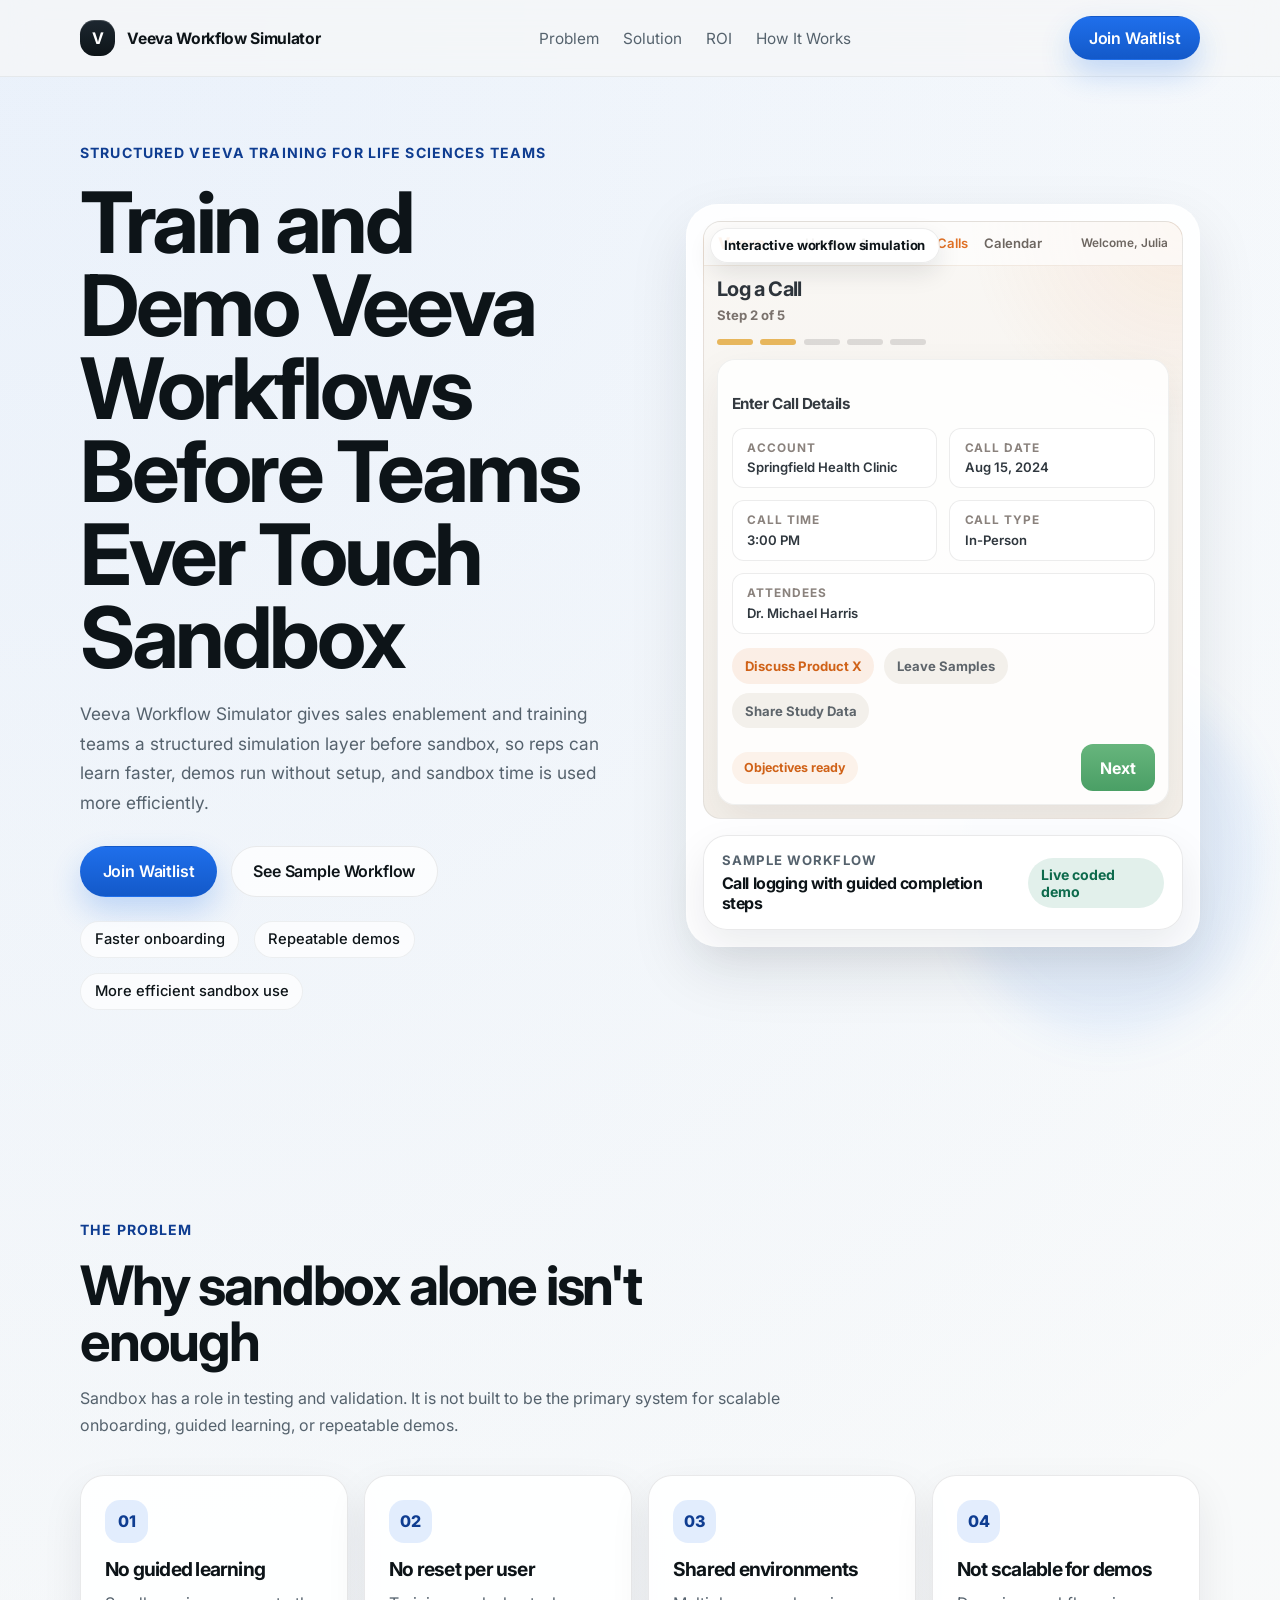
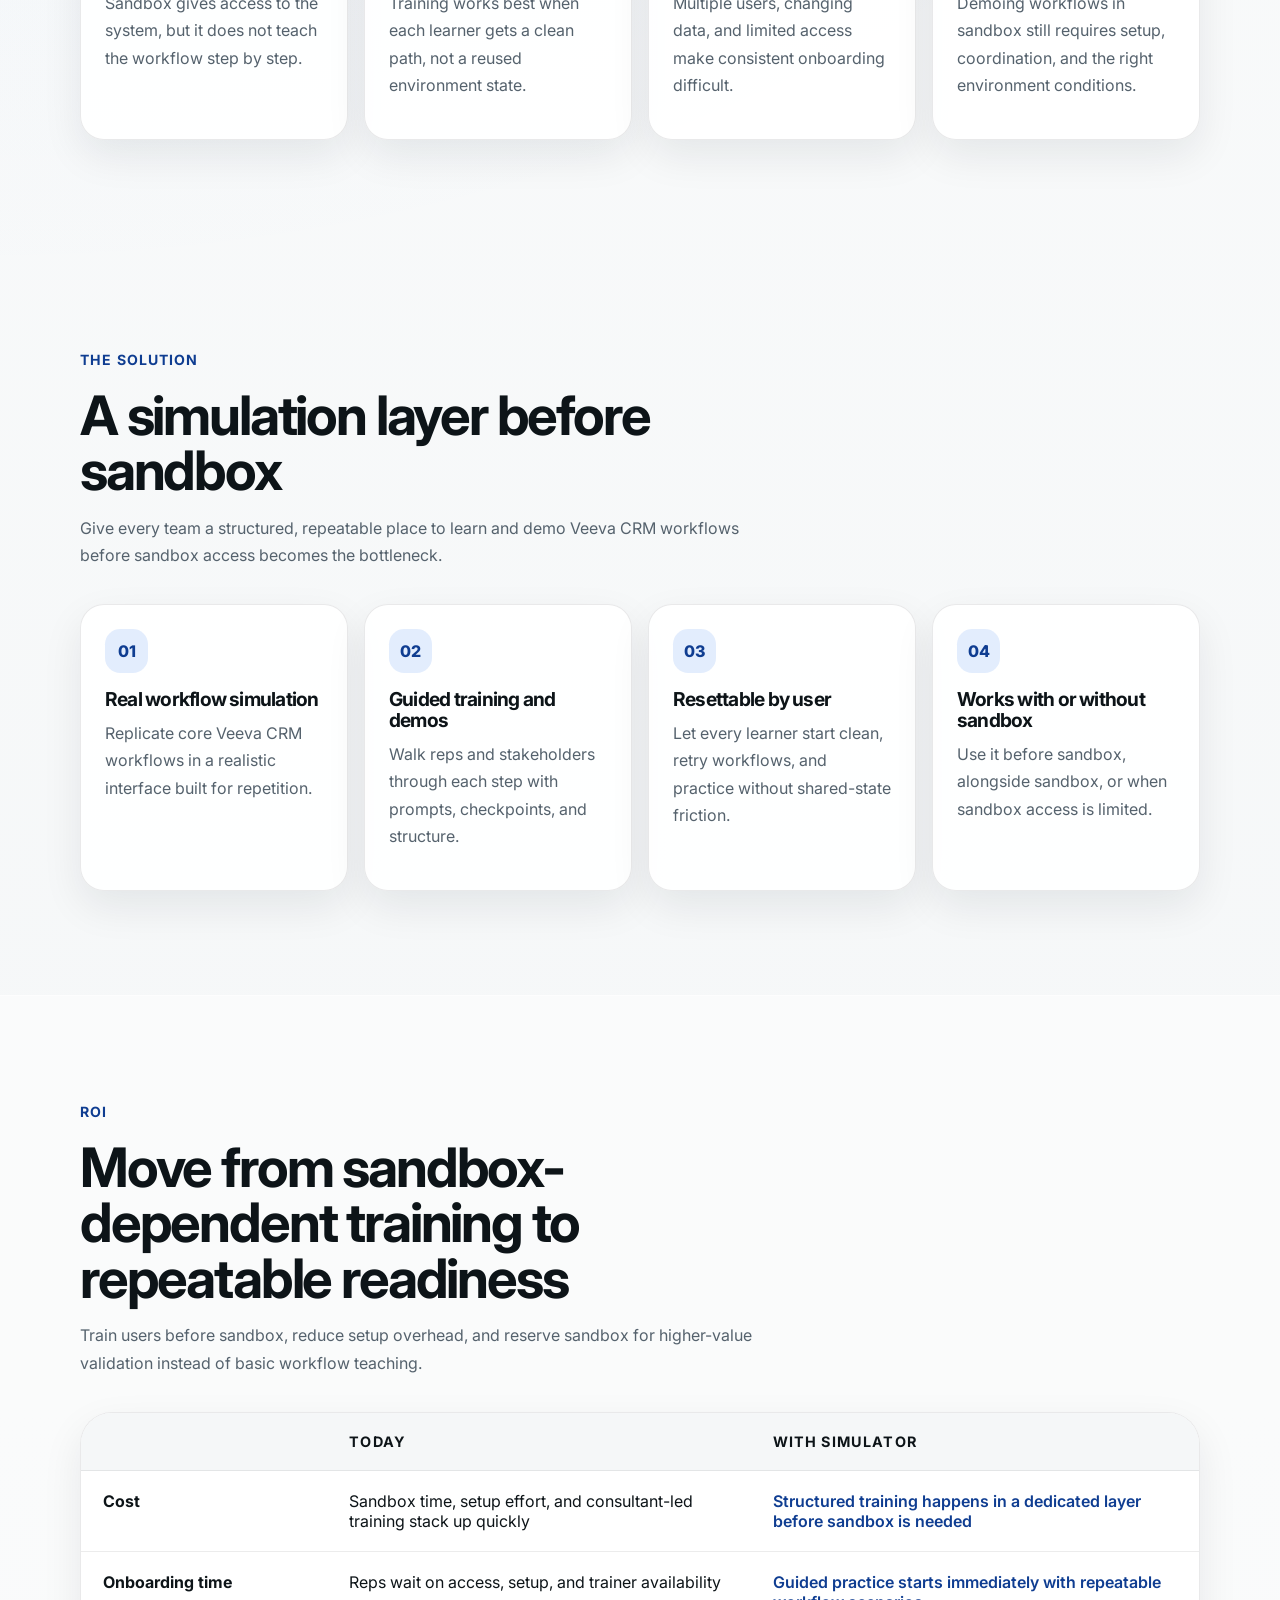
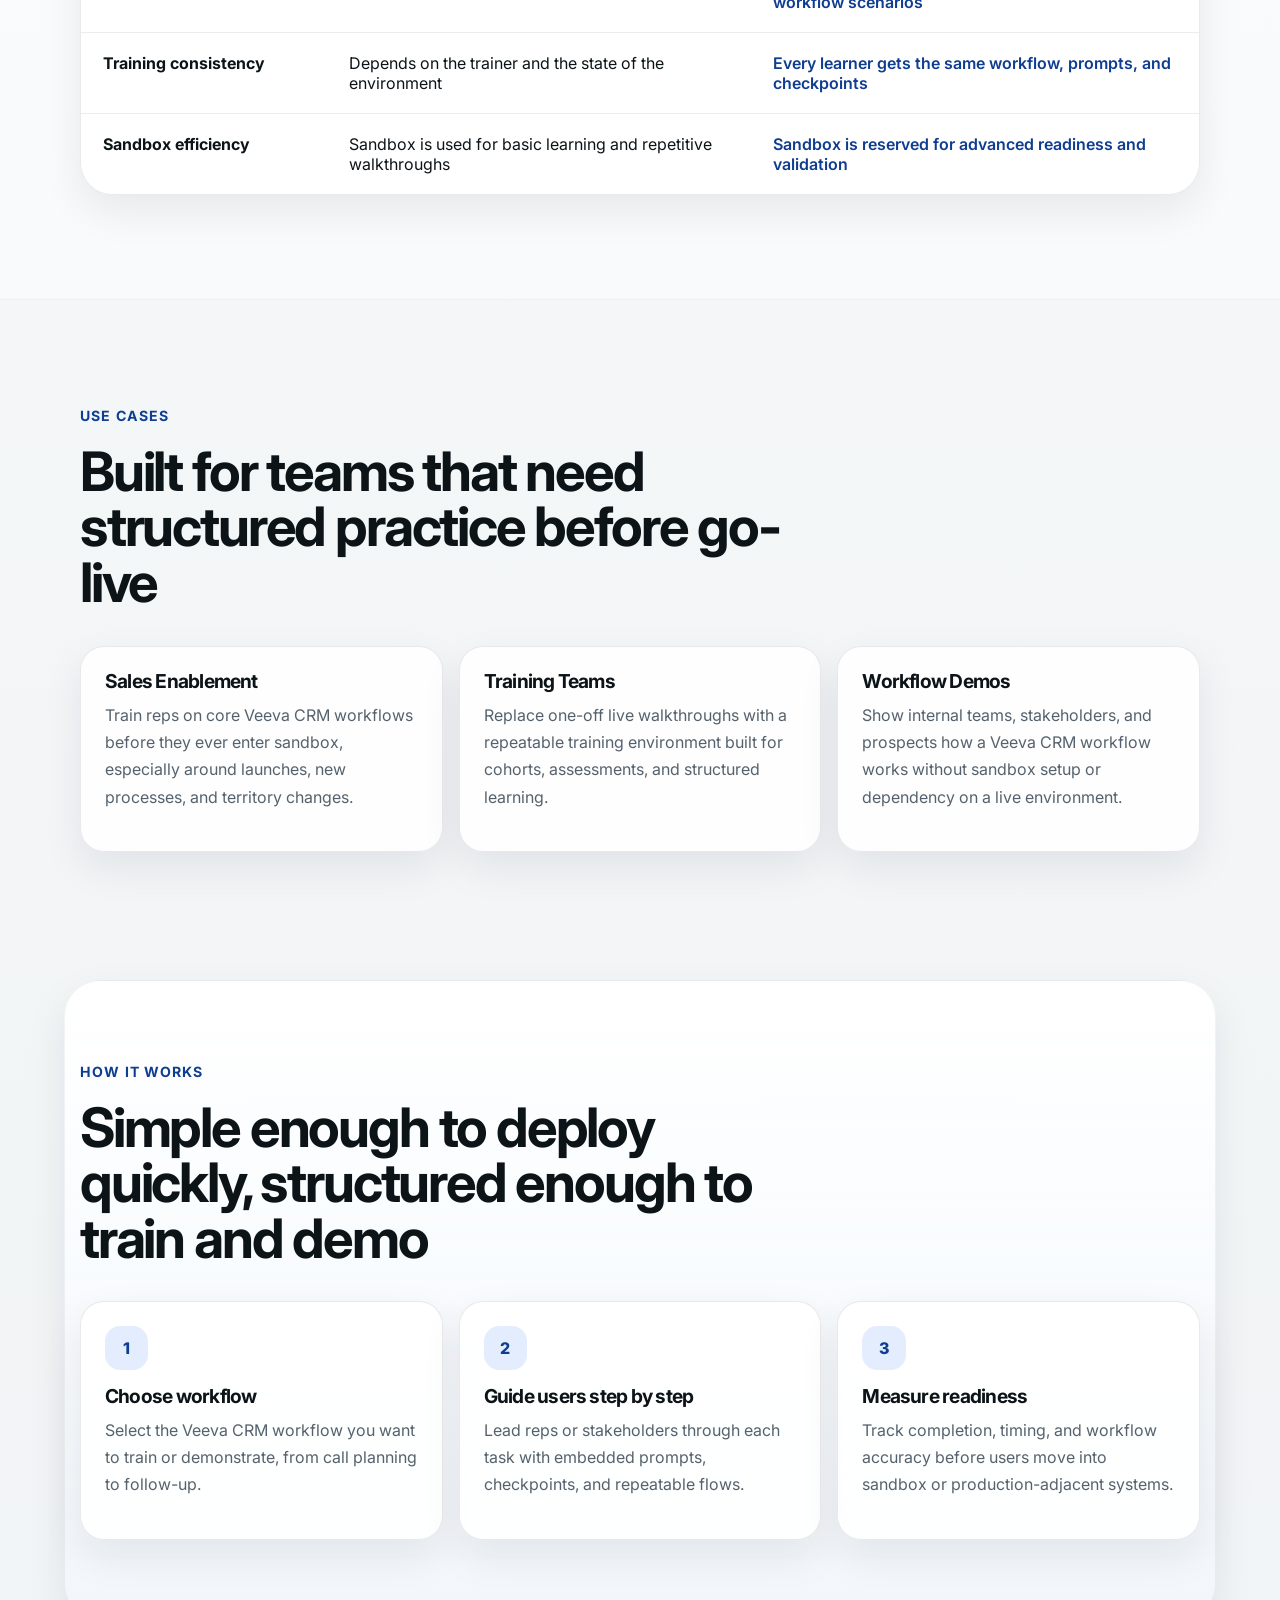
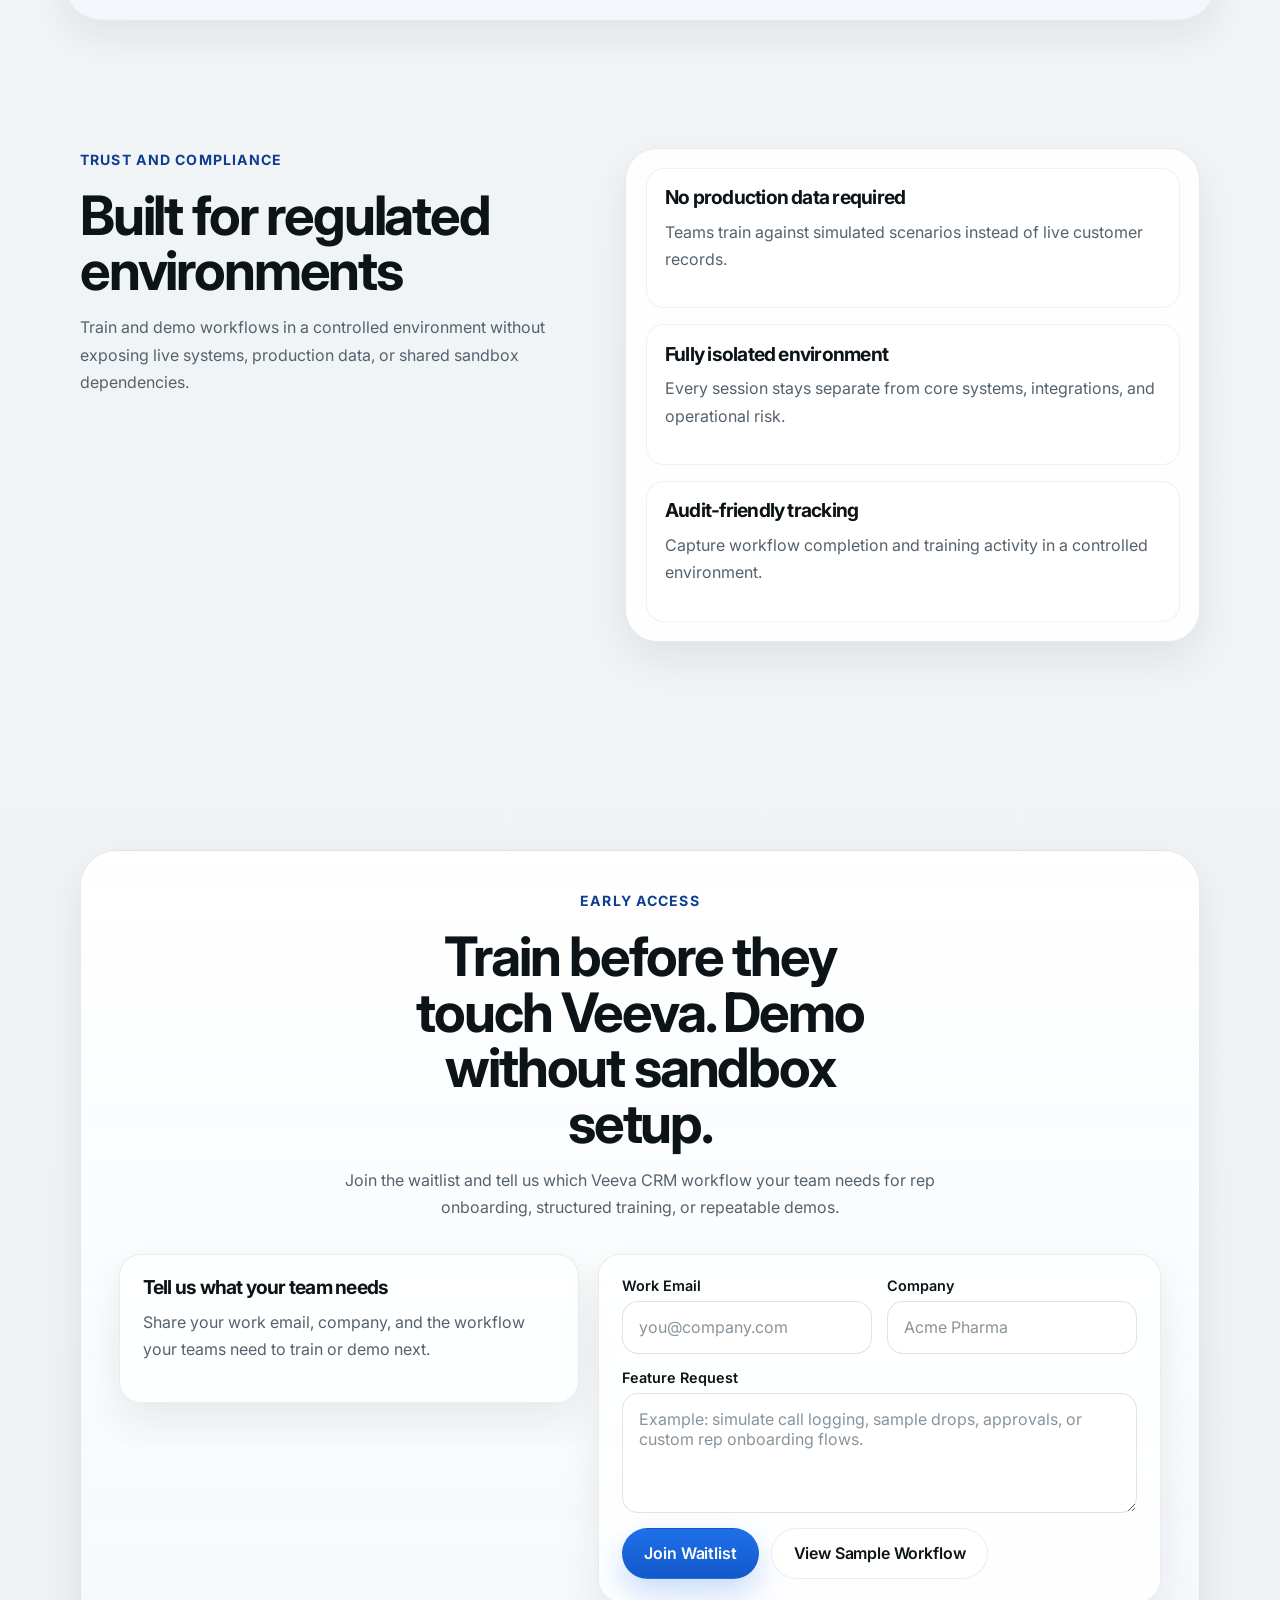
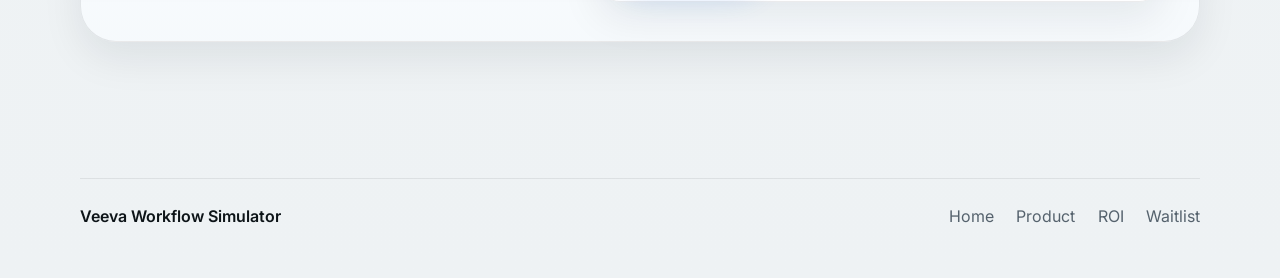
<file: index.html>
<!DOCTYPE html>
<html lang="en">

<head>
  <meta charset="UTF-8" />
  <meta name="viewport" content="width=device-width, initial-scale=1.0" />
  <title>Veeva Workflow Simulator</title>
  <meta name="description" content="Train and demo Veeva CRM workflows without sandboxes, consultants, or risk." />
  <link rel="preconnect" href="https://fonts.googleapis.com" />
  <link rel="preconnect" href="https://fonts.gstatic.com" crossorigin />
  <link href="https://fonts.googleapis.com/css2?family=Inter:wght@400;500;600;700;800&display=swap" rel="stylesheet" />
  <link rel="stylesheet" href="styles.css" />
</head>

<body>
  <div class="page-shell">
    <header class="site-header" id="top">
      <div class="container nav-row">
        <a class="brand" href="#top" aria-label="Veeva Workflow Simulator home">
          <span class="brand-mark">V</span>
          <span class="brand-text">Veeva Workflow Simulator</span>
        </a>

        <nav class="site-nav" aria-label="Primary">
          <a href="#problem">Problem</a>
          <a href="#solution">Solution</a>
          <a href="#roi">ROI</a>
          <a href="#how-it-works">How It Works</a>
        </nav>

        <a class="button button-primary button-small" href="#waitlist">Join Waitlist</a>
      </div>
    </header>

    <main>
      <section class="hero section">
        <div class="container hero-grid">
          <div class="hero-copy">
            <p class="eyebrow">Structured Veeva training for life sciences teams</p>
            <h1>Train and Demo Veeva Workflows Before Teams Ever Touch Sandbox</h1>
            <p class="hero-text">
              Veeva Workflow Simulator gives sales enablement and training teams a
              structured simulation layer before sandbox, so reps can learn faster,
              demos run without setup, and sandbox time is used more efficiently.
            </p>
            <div class="hero-actions">
              <a class="button button-primary" href="#waitlist">Join Waitlist</a>
              <a class="button button-secondary" href="demo/">See Sample Workflow</a>
            </div>
            <div class="hero-meta">
              <span>Faster onboarding</span>
              <span>Repeatable demos</span>
              <span>More efficient sandbox use</span>
            </div>
          </div>

          <div class="hero-panel" aria-label="Product preview">
            <div class="hero-product-frame">
              <div class="hero-shot-badge">Interactive workflow simulation</div>
              <div class="veeva-ui veeva-ui-compact">
                <div class="veeva-shell">
                  <div class="veeva-topbar">
                    <div class="veeva-brand">Veeva</div>
                    <div class="veeva-nav">
                      <span>Home</span>
                      <span>Accounts</span>
                      <span class="active">Calls</span>
                      <span>Calendar</span>
                    </div>
                    <div class="veeva-user">Welcome, Julia</div>
                  </div>

                  <div class="veeva-body">
                    <div class="veeva-main">
                      <div class="veeva-workflow-head">
                        <div>
                          <h3>Log a Call</h3>
                          <p>Step 2 of 5</p>
                        </div>
                        <div class="veeva-stepbar" aria-hidden="true">
                          <span class="active"></span>
                          <span class="active"></span>
                          <span></span>
                          <span></span>
                          <span></span>
                        </div>
                      </div>

                      <div class="veeva-form-card">
                        <h4>Enter Call Details</h4>
                        <div class="veeva-form-grid">
                          <div class="veeva-field">
                            <label>Account</label>
                            <div>Springfield Health Clinic</div>
                          </div>
                          <div class="veeva-field">
                            <label>Call Date</label>
                            <div>Aug 15, 2024</div>
                          </div>
                          <div class="veeva-field">
                            <label>Call Time</label>
                            <div>3:00 PM</div>
                          </div>
                          <div class="veeva-field">
                            <label>Call Type</label>
                            <div>In-Person</div>
                          </div>
                          <div class="veeva-field veeva-field-wide">
                            <label>Attendees</label>
                            <div>Dr. Michael Harris</div>
                          </div>
                        </div>
                        <div class="veeva-objectives">
                          <span class="veeva-chip active">Discuss Product X</span>
                          <span class="veeva-chip">Leave Samples</span>
                          <span class="veeva-chip">Share Study Data</span>
                        </div>
                        <div class="veeva-form-actions">
                          <span class="veeva-tag">Objectives ready</span>
                          <button class="veeva-next-button" type="button">Next</button>
                        </div>
                      </div>
                    </div>

                    <aside class="veeva-sidebar">
                      <div class="veeva-side-card">
                        <h4>Complete the call details</h4>
                        <ul>
                          <li>Fill out required fields to log a meeting.</li>
                          <li>Use the guided flow to stay compliant.</li>
                        </ul>
                        <p class="veeva-alert">Complete all required fields</p>
                      </div>

                      <div class="veeva-side-card">
                        <h4>Today's progress</h4>
                        <div class="veeva-progress-ring">
                          <div class="veeva-ring"><span>80%</span></div>
                          <div class="veeva-progress-copy">
                            <strong>2 / 5 steps</strong>
                            <p>Completion is tracked for every simulation.</p>
                          </div>
                        </div>
                      </div>
                    </aside>
                  </div>
                </div>
              </div>
              <div class="hero-shot-caption">
                <div>
                  <span>Sample workflow</span>
                  <strong>Call logging with guided completion steps</strong>
                </div>
                <span class="status-badge">Live coded demo</span>
              </div>
            </div>
          </div>
        </div>
      </section>

      <section class="section" id="sandbox-limitations">
        <div class="container">
          <div class="section-heading">
            <p class="eyebrow">The Problem</p>
            <h2>Why sandbox alone isn't enough</h2>
            <p>
              Sandbox has a role in testing and validation. It is not built to be the
              primary system for scalable onboarding, guided learning, or repeatable demos.
            </p>
          </div>
          <div class="feature-grid">
            <article class="feature-card">
              <div class="feature-icon">01</div>
              <h3>No guided learning</h3>
              <p>Sandbox gives access to the system, but it does not teach the workflow step by step.</p>
            </article>
            <article class="feature-card">
              <div class="feature-icon">02</div>
              <h3>No reset per user</h3>
              <p>Training works best when each learner gets a clean path, not a reused environment state.</p>
            </article>
            <article class="feature-card">
              <div class="feature-icon">03</div>
              <h3>Shared environments</h3>
              <p>Multiple users, changing data, and limited access make consistent onboarding difficult.</p>
            </article>
            <article class="feature-card">
              <div class="feature-icon">04</div>
              <h3>Not scalable for demos</h3>
              <p>Demoing workflows in sandbox still requires setup, coordination, and the right environment conditions.
              </p>
            </article>
          </div>
        </div>
      </section>

      <section class="section" id="solution">
        <div class="container">
          <div class="section-heading">
            <p class="eyebrow">The solution</p>
            <h2>A simulation layer before sandbox</h2>
            <p>
              Give every team a structured, repeatable place to learn and demo Veeva CRM
              workflows before sandbox access becomes the bottleneck.
            </p>
          </div>
          <div class="feature-grid">
            <article class="feature-card">
              <div class="feature-icon">01</div>
              <h3>Real workflow simulation</h3>
              <p>Replicate core Veeva CRM workflows in a realistic interface built for repetition.</p>
            </article>
            <article class="feature-card">
              <div class="feature-icon">02</div>
              <h3>Guided training and demos</h3>
              <p>Walk reps and stakeholders through each step with prompts, checkpoints, and structure.</p>
            </article>
            <article class="feature-card">
              <div class="feature-icon">03</div>
              <h3>Resettable by user</h3>
              <p>Let every learner start clean, retry workflows, and practice without shared-state friction.</p>
            </article>
            <article class="feature-card">
              <div class="feature-icon">04</div>
              <h3>Works with or without sandbox</h3>
              <p>Use it before sandbox, alongside sandbox, or when sandbox access is limited.</p>
            </article>
          </div>
        </div>
      </section>



      <section class="section section-muted" id="roi">
        <div class="container">
          <div class="section-heading">
            <p class="eyebrow">ROI</p>
            <h2>Move from sandbox-dependent training to repeatable readiness</h2>
            <p>
              Train users before sandbox, reduce setup overhead, and reserve sandbox for
              higher-value validation instead of basic workflow teaching.
            </p>
          </div>
          <div class="comparison-table-wrapper">
            <table class="comparison-table">
              <thead>
                <tr>
                  <th scope="col"></th>
                  <th scope="col">Today</th>
                  <th scope="col">With Simulator</th>
                </tr>
              </thead>
              <tbody>
                <tr>
                  <th scope="row">Cost</th>
                  <td data-label="Today">Sandbox time, setup effort, and consultant-led training stack up quickly</td>
                  <td data-label="With Simulator">
                    Structured training happens in a dedicated layer before sandbox is needed
                  </td>
                </tr>
                <tr>
                  <th scope="row">Onboarding time</th>
                  <td data-label="Today">Reps wait on access, setup, and trainer availability</td>
                  <td data-label="With Simulator">
                    Guided practice starts immediately with repeatable workflow scenarios
                  </td>
                </tr>
                <tr>
                  <th scope="row">Training consistency</th>
                  <td data-label="Today">Depends on the trainer and the state of the environment</td>
                  <td data-label="With Simulator">
                    Every learner gets the same workflow, prompts, and checkpoints
                  </td>
                </tr>
                <tr>
                  <th scope="row">Sandbox efficiency</th>
                  <td data-label="Today">Sandbox is used for basic learning and repetitive walkthroughs</td>
                  <td data-label="With Simulator">
                    Sandbox is reserved for advanced readiness and validation
                  </td>
                </tr>
              </tbody>
            </table>
          </div>
        </div>
      </section>

      <section class="section" id="use-cases">
        <div class="container">
          <div class="section-heading">
            <p class="eyebrow">Use cases</p>
            <h2>Built for teams that need structured practice before go-live</h2>
          </div>
          <div class="use-case-grid">
            <article class="use-case-card">
              <h3>Sales Enablement</h3>
              <p>
                Train reps on core Veeva CRM workflows before they ever enter sandbox,
                especially around launches, new processes, and territory changes.
              </p>
            </article>
            <article class="use-case-card">
              <h3>Training Teams</h3>
              <p>
                Replace one-off live walkthroughs with a repeatable training environment
                built for cohorts, assessments, and structured learning.
              </p>
            </article>
            <article class="use-case-card">
              <h3>Workflow Demos</h3>
              <p>
                Show internal teams, stakeholders, and prospects how a Veeva CRM workflow
                works without sandbox setup or dependency on a live environment.
              </p>
            </article>
          </div>
        </div>
      </section>

      <section class="section section-accent" id="how-it-works">
        <div class="container">
          <div class="section-heading">
            <p class="eyebrow">How it works</p>
            <h2>Simple enough to deploy quickly, structured enough to train and demo</h2>
          </div>
          <div class="steps-grid">
            <article class="step-card">
              <div class="step-icon">1</div>
              <h3>Choose workflow</h3>
              <p>Select the Veeva CRM workflow you want to train or demonstrate, from call planning to follow-up.</p>
            </article>
            <article class="step-card">
              <div class="step-icon">2</div>
              <h3>Guide users step by step</h3>
              <p>Lead reps or stakeholders through each task with embedded prompts, checkpoints, and repeatable flows.
              </p>
            </article>
            <article class="step-card">
              <div class="step-icon">3</div>
              <h3>Measure readiness</h3>
              <p>Track completion, timing, and workflow accuracy before users move into sandbox or production-adjacent
                systems.</p>
            </article>
          </div>
        </div>
      </section>

      <section class="section" id="sample-workflow">
        <div class="container trust-grid">
          <div class="section-heading align-left">
            <p class="eyebrow">Trust and compliance</p>
            <h2>Built for regulated environments</h2>
            <p>
              Train and demo workflows in a controlled environment without exposing live
              systems, production data, or shared sandbox dependencies.
            </p>
          </div>
          <div class="trust-panel">
            <div class="trust-item">
              <h3>No production data required</h3>
              <p>Teams train against simulated scenarios instead of live customer records.</p>
            </div>
            <div class="trust-item">
              <h3>Fully isolated environment</h3>
              <p>Every session stays separate from core systems, integrations, and operational risk.</p>
            </div>
            <div class="trust-item">
              <h3>Audit-friendly tracking</h3>
              <p>Capture workflow completion and training activity in a controlled environment.</p>
            </div>
          </div>
        </div>
      </section>

      <section class="section final-cta" id="final-cta">
        <div class="container final-cta-card">
          <p class="eyebrow">Early access</p>
          <h2>Train before they touch Veeva. Demo without sandbox setup.</h2>
          <p>
            Join the waitlist and tell us which Veeva CRM workflow your team needs for
            rep onboarding, structured training, or repeatable demos.
          </p>
          <div class="waitlist-shell" id="waitlist">
            <div class="waitlist-copy">
              <h3>Tell us what your team needs</h3>
              <p>
                Share your work email, company, and the workflow your teams need to train
                or demo next.
              </p>
            </div>

            <form class="interest-form"
              action="https://docs.google.com/forms/d/e/1FAIpQLSf4JlQ4bz-Zm_D7b5p8y3uvOO0XOty7zRn-xyUsVbxX_kiEEw/formResponse"
              method="POST" target="hidden-form-target" data-interest-form>
              <div class="form-field">
                <label for="waitlist-email">Work Email</label>
                <input id="waitlist-email" name="entry.1001002476" type="email" placeholder="you@company.com"
                  required />
              </div>
              <div class="form-field">
                <label for="waitlist-company">Company</label>
                <input id="waitlist-company" name="entry.1147113515" type="text" placeholder="Acme Pharma" />
              </div>
              <div class="form-field form-field-full">
                <label for="waitlist-feature">Feature Request</label>
                <textarea id="waitlist-feature" name="entry.1854616965" rows="4"
                  placeholder="Example: simulate call logging, sample drops, approvals, or custom rep onboarding flows."></textarea>
              </div>
              <div class="interest-form-actions">
                <button class="button button-primary" type="submit">Join Waitlist</button>
                <a class="button button-secondary" href="demo/">View Sample Workflow</a>
              </div>
              <p class="form-success" data-form-success hidden>
                Thanks. You're on the list, and your feature request is captured.
              </p>
            </form>
          </div>
        </div>
      </section>
    </main>

    <iframe name="hidden-form-target" class="hidden-frame" title="Hidden form target"></iframe>

    <footer class="site-footer">
      <div class="container footer-row">
        <p>Veeva Workflow Simulator</p>
        <div class="footer-links">
          <a href="#top">Home</a>
          <a href="#solution">Product</a>
          <a href="#roi">ROI</a>
          <a href="#waitlist">Waitlist</a>
        </div>
      </div>
    </footer>
  </div>

  <script src="script.js"></script>
</body>

</html>
</file>
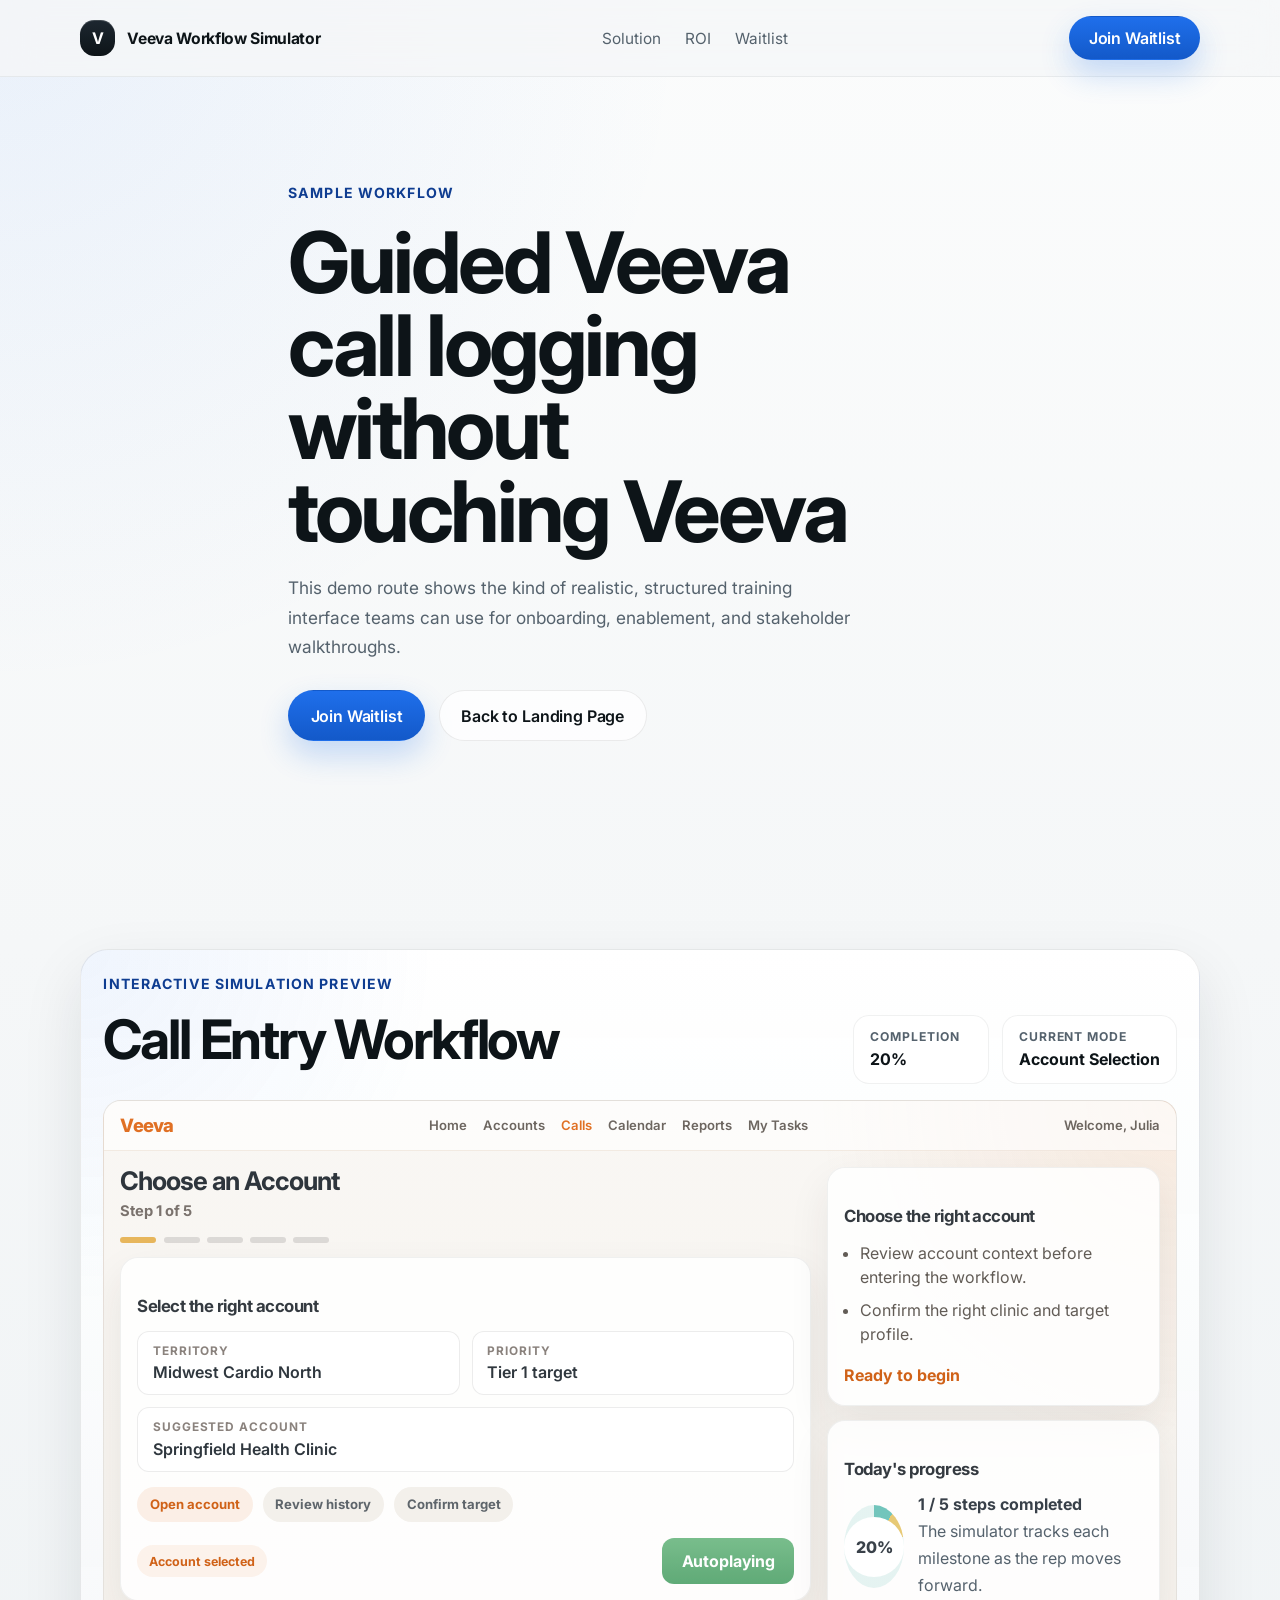
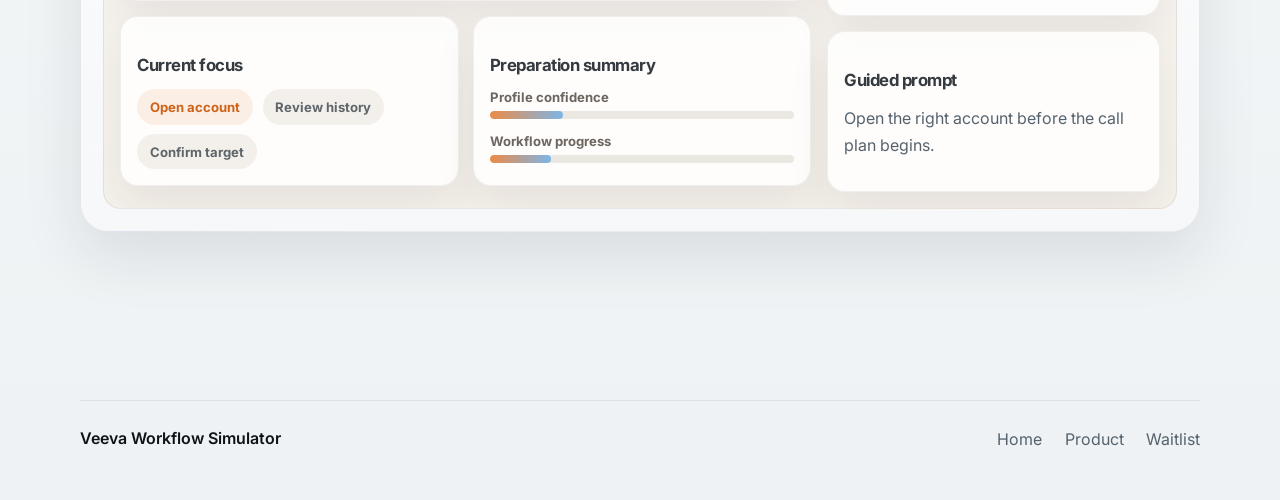
<file: demo/index.html>
<!DOCTYPE html>
<html lang="en">
  <head>
    <meta charset="UTF-8" />
    <meta name="viewport" content="width=device-width, initial-scale=1.0" />
    <title>Workflow Demo | Veeva Workflow Simulator</title>
    <meta
      name="description"
      content="Explore a sample Veeva workflow simulation for call logging and guided rep training."
    />
    <link rel="preconnect" href="https://fonts.googleapis.com" />
    <link rel="preconnect" href="https://fonts.gstatic.com" crossorigin />
    <link
      href="https://fonts.googleapis.com/css2?family=Inter:wght@400;500;600;700;800&display=swap"
      rel="stylesheet"
    />
    <link rel="stylesheet" href="../styles.css" />
  </head>
  <body class="demo-body">
    <div class="page-shell">
      <header class="site-header is-scrolled">
        <div class="container nav-row">
          <a class="brand" href="../index.html" aria-label="Back to Veeva Workflow Simulator">
            <span class="brand-mark">V</span>
            <span class="brand-text">Veeva Workflow Simulator</span>
          </a>

          <nav class="site-nav" aria-label="Primary">
            <a href="../index.html#solution">Solution</a>
            <a href="../index.html#roi">ROI</a>
            <a href="../index.html#waitlist">Waitlist</a>
          </nav>

          <a class="button button-primary button-small" href="../index.html#waitlist"
            >Join Waitlist</a
          >
        </div>
      </header>

      <main class="demo-main">
        <section class="section demo-hero">
          <div class="container demo-hero-copy">
            <p class="eyebrow">Sample workflow</p>
            <h1>Guided Veeva call logging without touching Veeva</h1>
            <p class="hero-text">
              This demo route shows the kind of realistic, structured training interface
              teams can use for onboarding, enablement, and stakeholder walkthroughs.
            </p>
            <div class="hero-actions">
              <a class="button button-primary" href="../index.html#waitlist">Join Waitlist</a>
              <a class="button button-secondary" href="../index.html">Back to Landing Page</a>
            </div>
          </div>
        </section>

        <section class="section demo-stage-section">
          <div class="container">
            <div class="demo-stage-card">
              <div class="demo-stage-header">
                <div>
                  <p class="eyebrow">Interactive simulation preview</p>
                  <h2>Call Entry Workflow</h2>
                </div>
                <div class="demo-kpis">
                  <div>
                    <span>Completion</span>
                    <strong data-demo-kpi-completion>20%</strong>
                  </div>
                  <div>
                    <span>Current mode</span>
                    <strong data-demo-kpi-mode>Account Selection</strong>
                  </div>
                </div>
              </div>

              <div class="veeva-ui veeva-ui-full demo-animated-ui" data-demo-workflow>
                <div class="veeva-shell">
                  <div class="veeva-topbar">
                    <div class="veeva-brand">Veeva</div>
                    <div class="veeva-nav">
                      <span>Home</span>
                      <span>Accounts</span>
                      <span class="active">Calls</span>
                      <span>Calendar</span>
                      <span>Reports</span>
                      <span>My Tasks</span>
                    </div>
                    <div class="veeva-user">Welcome, Julia</div>
                  </div>

                  <div class="veeva-body">
                    <div class="veeva-main">
                      <div class="veeva-workflow-head">
                        <div>
                          <h3 data-demo-title>Choose an Account</h3>
                          <p data-demo-step-label>Step 1 of 5</p>
                        </div>
                        <div class="veeva-stepbar" aria-hidden="true" data-demo-stepbar>
                          <span class="active"></span>
                          <span></span>
                          <span></span>
                          <span></span>
                          <span></span>
                        </div>
                      </div>

                      <div class="veeva-form-card demo-panel-swap" data-demo-panel>
                        <h4 data-demo-card-title>Select the right account</h4>
                        <div class="veeva-form-grid" data-demo-fields>
                          <div class="veeva-field">
                            <label>Territory</label>
                            <div>Midwest Cardio North</div>
                          </div>
                          <div class="veeva-field">
                            <label>Priority</label>
                            <div>Tier 1 target</div>
                          </div>
                          <div class="veeva-field veeva-field-wide">
                            <label>Suggested account</label>
                            <div>Springfield Health Clinic</div>
                          </div>
                        </div>

                        <div class="veeva-objectives" data-demo-objectives>
                          <span class="veeva-chip active">Open account</span>
                          <span class="veeva-chip">Review history</span>
                          <span class="veeva-chip">Confirm target</span>
                        </div>

                        <div class="veeva-form-actions">
                          <span class="veeva-tag" data-demo-tag>Account selected</span>
                          <button class="veeva-next-button" type="button" disabled>Autoplaying</button>
                        </div>
                      </div>

                      <div class="veeva-bottom-panels">
                        <div class="veeva-summary-card demo-panel-swap" data-demo-summary-card>
                          <h4 data-demo-summary-title>Current focus</h4>
                          <div class="veeva-chip-row" data-demo-summary-chips>
                            <span class="veeva-chip active">Open account</span>
                            <span class="veeva-chip">Review history</span>
                            <span class="veeva-chip">Confirm target</span>
                          </div>
                        </div>
                        <div class="veeva-summary-card demo-panel-swap">
                          <h4 data-demo-performance-title>Performance summary</h4>
                          <div class="veeva-bars" data-demo-bars>
                            <div>
                              <span>Profile confidence</span>
                              <i><b style="width: 24%"></b></i>
                            </div>
                            <div>
                              <span>Workflow progress</span>
                              <i><b style="width: 20%"></b></i>
                            </div>
                          </div>
                        </div>
                      </div>
                    </div>

                    <aside class="veeva-sidebar">
                      <div class="veeva-side-card demo-panel-swap">
                        <h4 data-demo-side-title>Choose the right account</h4>
                        <ul data-demo-side-list>
                          <li>Review account context before entering the workflow.</li>
                          <li>Confirm the right clinic and target profile.</li>
                        </ul>
                        <p class="veeva-alert" data-demo-alert>Ready to begin</p>
                      </div>

                      <div class="veeva-side-card demo-panel-swap">
                        <h4 data-demo-progress-title>Today's progress</h4>
                        <div class="veeva-progress-ring">
                          <div class="veeva-ring" data-demo-ring><span data-demo-ring-value>20%</span></div>
                          <div class="veeva-progress-copy">
                            <strong data-demo-progress-strong>1 / 5 steps completed</strong>
                            <p data-demo-progress-copy>
                              Progress updates live as learners move through each task.
                            </p>
                          </div>
                        </div>
                      </div>

                      <div class="veeva-side-card demo-panel-swap">
                        <h4 data-demo-guidance-title>Guided prompt</h4>
                        <p data-demo-guidance-copy>
                          Confirm the right clinic before moving forward.
                        </p>
                      </div>
                    </aside>
                  </div>
                </div>
              </div>
            </div>
          </div>
        </section>
      </main>

      <footer class="site-footer">
        <div class="container footer-row">
          <p>Veeva Workflow Simulator</p>
          <div class="footer-links">
            <a href="../index.html">Home</a>
            <a href="../index.html#solution">Product</a>
            <a href="../index.html#waitlist">Waitlist</a>
          </div>
        </div>
      </footer>
    </div>

    <script src="../script.js"></script>
  </body>
</html>
</file>
<file: styles.css>
:root {
  --bg: #f5f7f8;
  --surface: rgba(255, 255, 255, 0.9);
  --surface-strong: #ffffff;
  --surface-dark: #101417;
  --text: #0d1418;
  --muted: #55626d;
  --border: rgba(13, 20, 24, 0.09);
  --border-strong: rgba(13, 20, 24, 0.16);
  --accent: #1f6feb;
  --accent-soft: rgba(31, 111, 235, 0.12);
  --accent-deep: #0f3d91;
  --success-soft: rgba(18, 128, 92, 0.12);
  --shadow-lg: 0 24px 60px rgba(18, 29, 37, 0.10);
  --shadow-md: 0 16px 40px rgba(18, 29, 37, 0.08);
  --radius-xl: 32px;
  --radius-lg: 24px;
  --radius-md: 18px;
  --radius-sm: 14px;
  --container: 1120px;
}

*,
*::before,
*::after {
  box-sizing: border-box;
}

html {
  scroll-behavior: smooth;
}

body {
  margin: 0;
  font-family: "Inter", system-ui, -apple-system, BlinkMacSystemFont, "Segoe UI", sans-serif;
  background:
    radial-gradient(circle at top left, rgba(31, 111, 235, 0.08), transparent 28%),
    linear-gradient(180deg, #fbfcfc 0%, var(--bg) 45%, #eef2f4 100%);
  color: var(--text);
}

a {
  color: inherit;
  text-decoration: none;
}

a:focus-visible,
button:focus-visible {
  outline: 3px solid rgba(31, 111, 235, 0.28);
  outline-offset: 3px;
}

img {
  max-width: 100%;
}

button,
a,
input,
textarea,
select {
  font: inherit;
}

.page-shell {
  min-height: 100vh;
}

.container {
  width: min(calc(100% - 1.5rem), var(--container));
  margin: 0 auto;
}

.narrow {
  width: min(calc(100% - 1.5rem), 860px);
}

.section {
  padding: 4.25rem 0;
}

.section-muted {
  background: rgba(255, 255, 255, 0.52);
  border-top: 1px solid rgba(255, 255, 255, 0.72);
  border-bottom: 1px solid rgba(13, 20, 24, 0.04);
}

.section-accent {
  position: relative;
}

.section-accent::before {
  content: "";
  position: absolute;
  inset: 1.5rem auto auto 50%;
  width: min(90vw, 1160px);
  height: calc(100% - 3rem);
  transform: translateX(-50%);
  border-radius: 36px;
  background: linear-gradient(180deg, rgba(255, 255, 255, 0.94), rgba(242, 247, 252, 0.88));
  border: 1px solid rgba(13, 20, 24, 0.05);
  box-shadow: var(--shadow-md);
  z-index: 0;
}

.section-accent .container {
  position: relative;
  z-index: 1;
}

.site-header {
  position: sticky;
  top: 0;
  z-index: 10;
  backdrop-filter: blur(18px);
  background: rgba(245, 247, 248, 0.78);
  border-bottom: 1px solid rgba(13, 20, 24, 0.06);
}

.site-header.is-scrolled {
  background: rgba(255, 255, 255, 0.92);
  box-shadow: 0 8px 30px rgba(18, 29, 37, 0.05);
}

.nav-row {
  display: flex;
  align-items: center;
  justify-content: space-between;
  gap: 0.75rem;
  min-height: 68px;
}

.brand {
  display: inline-flex;
  align-items: center;
  gap: 0.75rem;
  font-weight: 700;
  letter-spacing: -0.02em;
}

.brand-mark {
  display: grid;
  place-items: center;
  width: 2.2rem;
  height: 2.2rem;
  border-radius: 0.9rem;
  background: linear-gradient(180deg, #1d2730, #0d1418);
  color: #fff;
  box-shadow: inset 0 1px 0 rgba(255, 255, 255, 0.16);
}

.brand-text {
  font-size: 0.9rem;
}

.site-nav {
  display: none;
  align-items: center;
  gap: 1.5rem;
  color: var(--muted);
  font-size: 0.96rem;
}

.site-nav a:hover,
.footer-links a:hover {
  color: var(--text);
}

.button {
  display: inline-flex;
  align-items: center;
  justify-content: center;
  min-height: 3rem;
  width: 100%;
  padding: 0.9rem 1.35rem;
  border-radius: 999px;
  border: 1px solid transparent;
  font-weight: 600;
  letter-spacing: -0.01em;
  transition:
    transform 180ms ease,
    box-shadow 180ms ease,
    border-color 180ms ease,
    background-color 180ms ease;
}

.button:hover {
  transform: translateY(-1px);
}

.button-primary {
  background: linear-gradient(180deg, var(--accent), #1359c9);
  color: #fff;
  box-shadow: 0 14px 30px rgba(31, 111, 235, 0.24);
}

.button-primary:hover {
  box-shadow: 0 18px 34px rgba(31, 111, 235, 0.28);
}

.button-secondary {
  background: rgba(255, 255, 255, 0.72);
  color: var(--text);
  border-color: rgba(13, 20, 24, 0.08);
}

.button-secondary:hover {
  background: rgba(255, 255, 255, 0.96);
  border-color: rgba(13, 20, 24, 0.14);
}

.button-small {
  width: auto;
  min-height: 2.65rem;
  padding: 0.7rem 1.15rem;
}

.hero {
  padding-top: 2.5rem;
  overflow: hidden;
}

.hero-grid {
  display: grid;
  gap: 1.8rem;
  align-items: center;
}

.eyebrow {
  margin: 0 0 1rem;
  color: var(--accent-deep);
  font-size: 0.88rem;
  font-weight: 700;
  letter-spacing: 0.08em;
  text-transform: uppercase;
}

h1,
h2,
h3,
p {
  margin-top: 0;
}

h1,
h2,
h3 {
  letter-spacing: -0.04em;
}

h1 {
  margin-bottom: 1.25rem;
  font-size: clamp(2.3rem, 10vw, 5.3rem);
  line-height: 0.98;
  max-width: 11ch;
}

h2 {
  margin-bottom: 1rem;
  font-size: clamp(1.8rem, 8vw, 3.4rem);
  line-height: 1.02;
}

h3 {
  margin-bottom: 0.75rem;
  font-size: 1.2rem;
  line-height: 1.1;
}

p {
  color: var(--muted);
  line-height: 1.7;
}

.hero-text {
  max-width: 36rem;
  margin-bottom: 1.5rem;
  font-size: 1rem;
}

.hero-actions {
  display: flex;
  flex-direction: column;
  gap: 0.85rem;
}

.hero-meta {
  display: flex;
  flex-wrap: wrap;
  gap: 0.65rem;
  margin-top: 1.2rem;
}

.hero-meta span {
  display: inline-flex;
  align-items: center;
  gap: 0.4rem;
  padding: 0.5rem 0.8rem;
  border-radius: 999px;
  background: rgba(255, 255, 255, 0.7);
  border: 1px solid rgba(13, 20, 24, 0.06);
  color: var(--text);
  font-size: 0.86rem;
  font-weight: 500;
}

.hero-panel {
  position: relative;
}

.hero-panel::before {
  content: "";
  position: absolute;
  inset: auto -12% -12% auto;
  width: 60%;
  height: 48%;
  border-radius: 50%;
  background: rgba(31, 111, 235, 0.08);
  filter: blur(20px);
}

.hero-product-frame {
  position: relative;
  padding: 0.7rem;
  border-radius: 22px;
  background: rgba(255, 255, 255, 0.88);
  border: 1px solid rgba(255, 255, 255, 0.9);
  box-shadow: var(--shadow-lg);
}

.hero-shot-badge {
  position: absolute;
  top: 1rem;
  left: 1rem;
  z-index: 1;
  display: inline-flex;
  align-items: center;
  min-height: 2.2rem;
  max-width: calc(100% - 2rem);
  padding: 0.4rem 0.75rem;
  border-radius: 999px;
  background: rgba(255, 255, 255, 0.92);
  border: 1px solid rgba(13, 20, 24, 0.08);
  color: var(--text);
  font-size: 0.76rem;
  font-weight: 700;
  letter-spacing: -0.01em;
  box-shadow: 0 10px 24px rgba(18, 29, 37, 0.10);
}

.hero-shot-caption,
.feature-card,
.use-case-card,
.step-card,
.trust-panel,
.problem-panel,
.final-cta-card {
  background: var(--surface);
  border: 1px solid var(--border);
  box-shadow: var(--shadow-md);
}

.veeva-ui {
  position: relative;
  border-radius: 18px;
  overflow: hidden;
  border: 1px solid rgba(13, 20, 24, 0.08);
  background:
    radial-gradient(circle at top right, rgba(236, 121, 42, 0.10), transparent 28%),
    linear-gradient(180deg, #f9f7f4 0%, #f5f1eb 100%);
}

.demo-animated-ui::after {
  content: "";
  position: absolute;
  inset: 0;
  pointer-events: none;
  background: linear-gradient(120deg, transparent 0%, rgba(255, 255, 255, 0.18) 45%, transparent 70%);
  transform: translateX(-120%);
  animation: demo-shimmer 5s ease-in-out infinite;
}

.veeva-shell {
  min-height: 100%;
}

.veeva-topbar {
  display: flex;
  align-items: center;
  justify-content: space-between;
  gap: 0.8rem;
  padding: 0.85rem 1rem;
  border-bottom: 1px solid rgba(190, 148, 110, 0.18);
  background: rgba(255, 255, 255, 0.65);
}

.veeva-brand {
  color: #e07024;
  font-weight: 800;
  font-size: 1.15rem;
  letter-spacing: -0.04em;
}

.veeva-nav {
  display: none;
  align-items: center;
  gap: 1rem;
  color: #6d6660;
  font-size: 0.82rem;
  font-weight: 600;
}

.veeva-nav span.active {
  color: #e07024;
}

.veeva-user {
  color: #6d6660;
  font-size: 0.82rem;
  font-weight: 600;
  white-space: nowrap;
}

.veeva-body {
  display: grid;
  gap: 1rem;
  padding: 1rem;
}

.veeva-workflow-head {
  display: flex;
  flex-direction: column;
  gap: 0.8rem;
  margin-bottom: 0.9rem;
}

.veeva-workflow-head h3 {
  margin-bottom: 0.25rem;
  color: #2e353c;
  font-size: 1.6rem;
}

.veeva-workflow-head p {
  margin: 0;
  color: #7a726d;
  font-size: 0.92rem;
  font-weight: 700;
}

.veeva-stepbar {
  display: flex;
  gap: 0.45rem;
}

.veeva-stepbar span {
  width: 2.25rem;
  height: 0.35rem;
  border-radius: 999px;
  background: rgba(88, 87, 84, 0.18);
}

.veeva-stepbar span.active {
  background: #e7b65c;
}

.veeva-form-card,
.veeva-side-card,
.veeva-summary-card {
  border-radius: 18px;
  border: 1px solid rgba(13, 20, 24, 0.06);
  background: rgba(255, 255, 255, 0.84);
  box-shadow: 0 18px 40px rgba(50, 42, 34, 0.08);
}

.veeva-form-card {
  padding: 1rem;
}

.veeva-form-card h4,
.veeva-side-card h4,
.veeva-summary-card h4 {
  margin-bottom: 0.9rem;
  color: #343a40;
  font-size: 1.05rem;
  letter-spacing: -0.03em;
}

.veeva-form-grid {
  display: grid;
  gap: 0.75rem;
}

.veeva-field {
  padding: 0.75rem 0.9rem;
  border-radius: 12px;
  border: 1px solid rgba(13, 20, 24, 0.08);
  background: rgba(255, 255, 255, 0.88);
}

.veeva-field label {
  display: block;
  margin-bottom: 0.3rem;
  color: #8a827d;
  font-size: 0.74rem;
  font-weight: 700;
  text-transform: uppercase;
  letter-spacing: 0.08em;
}

.veeva-field div {
  color: #2f373e;
  font-weight: 600;
}

.veeva-objectives,
.veeva-chip-row {
  display: flex;
  flex-wrap: wrap;
  gap: 0.6rem;
  margin-top: 0.9rem;
}

.veeva-chip {
  display: inline-flex;
  align-items: center;
  min-height: 2.2rem;
  padding: 0.45rem 0.8rem;
  border-radius: 999px;
  background: #f3f0eb;
  color: #5e656b;
  font-size: 0.82rem;
  font-weight: 700;
}

.veeva-chip.active {
  background: rgba(224, 112, 36, 0.10);
  color: #d06218;
}

.veeva-form-actions {
  display: flex;
  flex-direction: column;
  gap: 0.8rem;
  margin-top: 1rem;
}

.veeva-tag {
  display: inline-flex;
  align-items: center;
  min-height: 2rem;
  width: fit-content;
  padding: 0.4rem 0.75rem;
  border-radius: 999px;
  background: rgba(224, 112, 36, 0.08);
  color: #d06218;
  font-size: 0.78rem;
  font-weight: 700;
}

.veeva-next-button {
  min-height: 2.9rem;
  padding: 0.8rem 1.2rem;
  border: 0;
  border-radius: 12px;
  background: linear-gradient(180deg, #67b57d, #4a9f65);
  color: #fff;
  font-weight: 700;
  letter-spacing: -0.01em;
  cursor: pointer;
}

.veeva-next-button:disabled {
  opacity: 0.88;
  cursor: default;
}

.veeva-sidebar {
  display: grid;
  gap: 0.9rem;
}

.veeva-side-card {
  padding: 1rem;
}

.veeva-side-card ul {
  margin: 0 0 1rem 1rem;
  padding: 0;
  color: #625c56;
}

.veeva-side-card li {
  margin-bottom: 0.55rem;
  line-height: 1.5;
}

.veeva-alert {
  margin: 0;
  color: #d06218;
  font-weight: 700;
}

.veeva-progress-ring {
  display: flex;
  flex-direction: column;
  gap: 0.9rem;
  align-items: flex-start;
}

.veeva-ring {
  display: grid;
  place-items: center;
  width: 5.2rem;
  height: 5.2rem;
  border-radius: 50%;
  background:
    conic-gradient(#72c5bc 0 68%, #e7c975 68% 80%, rgba(114, 197, 188, 0.18) 80% 100%);
}

.veeva-ring span {
  display: grid;
  place-items: center;
  width: 3.75rem;
  height: 3.75rem;
  border-radius: 50%;
  background: #fff;
  color: #394149;
  font-weight: 800;
}

.veeva-progress-copy strong {
  display: block;
  margin-bottom: 0.25rem;
  color: #384049;
}

.veeva-progress-copy p {
  margin: 0;
}

.veeva-bottom-panels {
  display: grid;
  gap: 0.9rem;
  margin-top: 0.9rem;
}

.veeva-summary-card {
  padding: 1rem;
}

.veeva-bars {
  display: grid;
  gap: 0.9rem;
}

.veeva-bars span {
  display: block;
  margin-bottom: 0.35rem;
  color: #6d6660;
  font-size: 0.82rem;
  font-weight: 700;
}

.veeva-bars i {
  display: block;
  height: 0.5rem;
  border-radius: 999px;
  background: #ebe7e1;
  overflow: hidden;
}

.veeva-bars b {
  display: block;
  height: 100%;
  border-radius: inherit;
  background: linear-gradient(90deg, #eb8b47, #7db5e7);
}

.veeva-ui-compact .veeva-topbar {
  padding: 0.7rem 0.85rem;
}

.veeva-ui-compact .veeva-brand {
  font-size: 1rem;
}

.veeva-ui-compact .veeva-user {
  font-size: 0.74rem;
}

.veeva-ui-compact .veeva-body {
  padding: 0.8rem;
}

.veeva-ui-compact .veeva-sidebar {
  display: none;
}

.veeva-ui-compact .veeva-workflow-head h3 {
  font-size: 1.25rem;
}

.veeva-ui-compact .veeva-workflow-head p,
.veeva-ui-compact .veeva-field div,
.veeva-ui-compact .veeva-side-card li,
.veeva-ui-compact .veeva-side-card p,
.veeva-ui-compact .veeva-progress-copy p {
  font-size: 0.82rem;
}

.veeva-ui-compact .veeva-form-card,
.veeva-ui-compact .veeva-side-card {
  padding: 0.85rem;
}

.veeva-ui-compact .veeva-form-card h4,
.veeva-ui-compact .veeva-side-card h4 {
  font-size: 0.95rem;
}

.demo-body {
  min-height: 100vh;
}

.demo-main {
  padding-bottom: 2rem;
}

.demo-hero {
  padding-bottom: 1rem;
}

.demo-hero-copy {
  max-width: 44rem;
}

.demo-stage-section {
  padding-top: 1rem;
}

.demo-stage-card {
  padding: 1rem;
  border-radius: 28px;
  border: 1px solid rgba(13, 20, 24, 0.08);
  background:
    radial-gradient(circle at top left, rgba(31, 111, 235, 0.07), transparent 25%),
    linear-gradient(180deg, rgba(255, 255, 255, 0.92), rgba(246, 248, 249, 0.9));
  box-shadow: var(--shadow-lg);
}

.demo-animated-ui .veeva-body {
  grid-template-columns: 1fr;
}

.demo-panel-swap,
[data-demo-title],
[data-demo-step-label],
[data-demo-progress-strong],
[data-demo-progress-copy],
[data-demo-guidance-copy] {
  transition:
    opacity 240ms ease,
    transform 240ms ease;
}

.demo-is-transitioning .demo-panel-swap,
.demo-is-transitioning [data-demo-title],
.demo-is-transitioning [data-demo-step-label],
.demo-is-transitioning [data-demo-progress-strong],
.demo-is-transitioning [data-demo-progress-copy],
.demo-is-transitioning [data-demo-guidance-copy] {
  opacity: 0.68;
  transform: translateY(4px);
}

.demo-stage-header {
  display: flex;
  flex-direction: column;
  gap: 1rem;
  margin-bottom: 1rem;
}

.demo-kpis {
  display: flex;
  flex-wrap: wrap;
  gap: 0.8rem;
}

.demo-kpis div {
  min-width: 8.5rem;
  padding: 0.85rem 1rem;
  border-radius: 16px;
  background: rgba(255, 255, 255, 0.76);
  border: 1px solid rgba(13, 20, 24, 0.06);
}

.demo-kpis span {
  display: block;
  margin-bottom: 0.3rem;
  color: var(--muted);
  font-size: 0.76rem;
  font-weight: 700;
  text-transform: uppercase;
  letter-spacing: 0.08em;
}

.demo-kpis strong {
  color: var(--text);
  font-size: 1rem;
}

@keyframes demo-shimmer {
  0%,
  72%,
  100% {
    transform: translateX(-120%);
  }

  82% {
    transform: translateX(120%);
  }
}

.hero-shot-caption {
  display: flex;
  flex-direction: column;
  align-items: flex-start;
  justify-content: space-between;
  gap: 0.8rem;
  margin-top: 0.8rem;
  padding: 0.9rem 1rem;
  border-radius: 18px;
}

.status-badge {
  padding: 0.5rem 0.8rem;
  border-radius: 999px;
  background: var(--success-soft);
  color: #0d6a4c;
  font-size: 0.88rem;
  font-weight: 700;
}

.hero-shot-caption > div > span {
  display: block;
  margin-bottom: 0.3rem;
  color: var(--muted);
  font-size: 0.82rem;
  font-weight: 700;
  letter-spacing: 0.08em;
  text-transform: uppercase;
}

.hero-shot-caption > div > strong {
  display: block;
  letter-spacing: -0.03em;
  color: var(--text);
}

.section-heading {
  max-width: 44rem;
  margin-bottom: 1.6rem;
}

.section-heading.align-left {
  margin-bottom: 0;
}

.bullet-list {
  margin: 0;
  padding-left: 1.2rem;
  color: var(--text);
}

.bullet-list li {
  margin-bottom: 0.9rem;
  padding-left: 0.2rem;
  line-height: 1.6;
}

.problem-panel {
  padding: 1.35rem;
  border-radius: var(--radius-lg);
}

.problem-statement {
  margin: 1.5rem 0 0;
  color: var(--text);
  font-size: 1.25rem;
  font-weight: 800;
  letter-spacing: -0.03em;
}

.feature-grid,
.use-case-grid,
.steps-grid {
  display: grid;
  gap: 1rem;
}

.feature-card,
.use-case-card,
.step-card {
  padding: 1.2rem;
  border-radius: var(--radius-lg);
  transition:
    transform 180ms ease,
    box-shadow 180ms ease,
    border-color 180ms ease;
}

.feature-card:hover,
.use-case-card:hover,
.step-card:hover {
  transform: translateY(-3px);
  border-color: var(--border-strong);
  box-shadow: 0 20px 44px rgba(18, 29, 37, 0.11);
}

.feature-icon,
.step-icon {
  display: inline-grid;
  place-items: center;
  width: 2.7rem;
  height: 2.7rem;
  margin-bottom: 1rem;
  border-radius: 0.95rem;
  background: var(--accent-soft);
  color: var(--accent-deep);
  font-weight: 800;
}

.comparison-table-wrapper {
  overflow: hidden;
  border-radius: var(--radius-xl);
  border: 1px solid var(--border);
  background: rgba(255, 255, 255, 0.88);
  box-shadow: var(--shadow-md);
}

.comparison-table {
  width: 100%;
  border-collapse: separate;
  border-spacing: 0;
  min-width: 0;
}

.comparison-table th,
.comparison-table td {
  padding: 1.25rem 1.4rem;
  text-align: left;
  border-bottom: 1px solid rgba(13, 20, 24, 0.08);
  vertical-align: top;
}

.comparison-table thead th {
  background: rgba(245, 247, 248, 0.92);
  color: var(--text);
  font-size: 0.9rem;
  text-transform: uppercase;
  letter-spacing: 0.08em;
}

.comparison-table tbody th {
  color: var(--text);
  width: 22%;
}

.comparison-table tbody tr:last-child th,
.comparison-table tbody tr:last-child td {
  border-bottom: 0;
}

.comparison-table td:last-child {
  color: var(--accent-deep);
  font-weight: 600;
}

.trust-grid {
  display: grid;
  gap: 1.6rem;
  align-items: start;
}

.trust-panel {
  display: grid;
  gap: 1rem;
  padding: 1rem;
  border-radius: var(--radius-xl);
}

.trust-item {
  padding: 1rem;
  border-radius: var(--radius-md);
  background: rgba(255, 255, 255, 0.82);
  border: 1px solid rgba(13, 20, 24, 0.06);
}

.trust-item h3,
.use-case-card h3,
.step-card h3,
.feature-card h3 {
  margin-bottom: 0.65rem;
}

.final-cta {
  padding-top: 2rem;
}

.final-cta-card {
  padding: 1.6rem;
  border-radius: calc(var(--radius-xl) + 4px);
  text-align: center;
  background:
    linear-gradient(180deg, rgba(255, 255, 255, 0.96), rgba(245, 249, 252, 0.92)),
    var(--surface);
}

.final-cta-card h2 {
  max-width: 13ch;
  margin-right: auto;
  margin-left: auto;
}

.final-cta-card p {
  max-width: 42rem;
  margin-right: auto;
  margin-left: auto;
}

.final-cta-card .hero-actions {
  justify-content: center;
  margin-top: 1.7rem;
}

.waitlist-shell {
  display: grid;
  gap: 1rem;
  margin-top: 2rem;
  text-align: left;
}

.waitlist-copy,
.interest-form {
  padding: 1.2rem;
  border-radius: 22px;
  border: 1px solid rgba(13, 20, 24, 0.08);
  background: rgba(255, 255, 255, 0.82);
  box-shadow: var(--shadow-md);
}

.waitlist-copy h3 {
  margin-bottom: 0.7rem;
}

.interest-form {
  display: grid;
  gap: 0.95rem;
}

.form-field {
  display: grid;
  gap: 0.45rem;
}

.form-field label {
  color: var(--text);
  font-size: 0.9rem;
  font-weight: 600;
}

.form-field input,
.form-field textarea {
  width: 100%;
  padding: 0.95rem 1rem;
  border: 1px solid rgba(13, 20, 24, 0.12);
  border-radius: 16px;
  background: rgba(255, 255, 255, 0.92);
  color: var(--text);
  transition:
    border-color 180ms ease,
    box-shadow 180ms ease,
    background-color 180ms ease;
}

.form-field input::placeholder,
.form-field textarea::placeholder {
  color: #88949d;
}

.form-field input:focus,
.form-field textarea:focus {
  outline: none;
  border-color: rgba(31, 111, 235, 0.42);
  box-shadow: 0 0 0 4px rgba(31, 111, 235, 0.10);
  background: #fff;
}

.form-field textarea {
  min-height: 7.5rem;
  resize: vertical;
}

.interest-form-actions {
  display: flex;
  flex-direction: column;
  gap: 0.75rem;
}

.form-success {
  margin: 0;
  font-size: 0.9rem;
}

.form-success {
  padding: 0.85rem 1rem;
  border-radius: 14px;
  background: rgba(18, 128, 92, 0.10);
  color: #0d6a4c;
  font-weight: 600;
}

.hidden-frame {
  width: 0;
  height: 0;
  border: 0;
  position: absolute;
  visibility: hidden;
}

.site-footer {
  padding: 2rem 0 3rem;
}

.footer-row {
  display: flex;
  flex-direction: column;
  gap: 1rem;
  padding-top: 1.5rem;
  border-top: 1px solid rgba(13, 20, 24, 0.08);
}

.footer-row p {
  margin: 0;
  color: var(--text);
  font-weight: 600;
}

.footer-links {
  display: flex;
  flex-wrap: wrap;
  gap: 1rem 1.4rem;
  color: var(--muted);
}

[data-reveal] {
  opacity: 0;
  transform: translateY(20px);
  transition:
    opacity 540ms ease,
    transform 540ms ease;
}

[data-reveal].is-visible {
  opacity: 1;
  transform: translateY(0);
}

@media (min-width: 700px) {
  .container {
    width: min(calc(100% - 2rem), var(--container));
  }

  .narrow {
    width: min(calc(100% - 2rem), 860px);
  }

  .section {
    padding: 6.5rem 0;
  }

  .nav-row {
    min-height: 76px;
    gap: 1rem;
  }

  .brand-text {
    font-size: 0.98rem;
  }

  .button {
    width: auto;
  }

  .hero {
    padding-top: 4rem;
  }

  .hero-grid {
    gap: 2.5rem;
  }

  .hero-text {
    margin-bottom: 1.8rem;
    font-size: 1.08rem;
  }

  .hero-actions {
    flex-direction: row;
    flex-wrap: wrap;
  }

  .hero-meta {
    gap: 0.9rem;
    margin-top: 1.5rem;
  }

  .hero-meta span {
    padding: 0.55rem 0.85rem;
    font-size: 0.92rem;
  }

  .hero-product-frame {
    padding: 1rem;
    border-radius: var(--radius-xl);
  }

  .hero-shot-badge {
    top: 1.4rem;
    left: 1.4rem;
    max-width: none;
    padding: 0.45rem 0.85rem;
    font-size: 0.82rem;
  }

  .hero-shot-caption {
    flex-direction: row;
    align-items: center;
    gap: 1rem;
    margin-top: 1rem;
    padding: 1rem 1.1rem;
    border-radius: var(--radius-lg);
  }

  .section-heading {
    margin-bottom: 2.2rem;
  }

  .problem-panel {
    padding: 2rem;
  }

  .feature-card,
  .use-case-card,
  .step-card {
    padding: 1.5rem;
  }

  .trust-panel {
    padding: 1.2rem;
  }

  .trust-item {
    padding: 1.15rem;
  }

  .final-cta-card {
    padding: 2.4rem;
  }

  .waitlist-shell {
    grid-template-columns: minmax(0, 0.9fr) minmax(0, 1.1fr);
    gap: 1.2rem;
    align-items: start;
  }

  .waitlist-copy,
  .interest-form {
    padding: 1.4rem;
  }

  .interest-form {
    grid-template-columns: repeat(2, minmax(0, 1fr));
    align-items: start;
  }

  .form-field-full,
  .interest-form-actions,
  .form-success {
    grid-column: 1 / -1;
  }

  .interest-form-actions {
    flex-direction: row;
    flex-wrap: wrap;
  }

  .feature-grid,
  .steps-grid {
    grid-template-columns: repeat(2, minmax(0, 1fr));
  }

  .veeva-nav {
    display: inline-flex;
  }

  .veeva-form-grid {
    grid-template-columns: repeat(2, minmax(0, 1fr));
  }

  .veeva-field-wide {
    grid-column: 1 / -1;
  }

  .veeva-form-actions {
    flex-direction: row;
    align-items: center;
    justify-content: space-between;
  }

  .veeva-progress-ring {
    flex-direction: row;
    align-items: center;
  }

  .veeva-bottom-panels {
    grid-template-columns: repeat(2, minmax(0, 1fr));
  }

  .demo-stage-card {
    padding: 1.4rem;
  }

  .demo-stage-header {
    flex-direction: row;
    align-items: end;
    justify-content: space-between;
  }

  .use-case-grid {
    grid-template-columns: repeat(3, minmax(0, 1fr));
  }

  .trust-grid {
    grid-template-columns: minmax(0, 0.95fr) minmax(0, 1.05fr);
  }

  .footer-row {
    flex-direction: row;
    align-items: center;
    justify-content: space-between;
  }
}

@media (max-width: 699px) {
  .site-header .button-small {
    display: none;
  }

  .hero-copy,
  .section-heading,
  .final-cta-card {
    text-align: left;
  }

  .comparison-table thead {
    display: none;
  }

  .comparison-table,
  .comparison-table tbody,
  .comparison-table tr,
  .comparison-table th,
  .comparison-table td {
    display: block;
    width: 100%;
  }

  .comparison-table tbody {
    padding: 0.8rem;
  }

  .comparison-table tr {
    margin-bottom: 0.8rem;
    padding: 1rem;
    border-radius: 18px;
    background: rgba(255, 255, 255, 0.76);
    border: 1px solid rgba(13, 20, 24, 0.06);
  }

  .comparison-table tr:last-child {
    margin-bottom: 0;
  }

  .comparison-table th,
  .comparison-table td {
    padding: 0;
    border-bottom: 0;
  }

  .comparison-table tbody th {
    width: 100%;
    margin-bottom: 0.9rem;
    font-size: 1rem;
  }

  .comparison-table td + td {
    margin-top: 0.9rem;
  }

  .comparison-table td::before {
    content: attr(data-label);
    display: block;
    margin-bottom: 0.28rem;
    color: var(--muted);
    font-size: 0.76rem;
    font-weight: 700;
    letter-spacing: 0.08em;
    text-transform: uppercase;
  }

  .final-cta-card .hero-actions {
    justify-content: stretch;
  }

  .veeva-user {
    display: none;
  }
}

@media (min-width: 920px) {
  .site-nav {
    display: inline-flex;
  }

  .hero-grid {
    grid-template-columns: minmax(0, 1fr) minmax(420px, 0.92fr);
    gap: 3rem;
  }

  .veeva-body {
    grid-template-columns: minmax(0, 1.35fr) minmax(280px, 0.65fr);
    align-items: start;
  }

  .veeva-ui-compact .veeva-body {
    grid-template-columns: 1fr;
  }

  .feature-grid {
    grid-template-columns: repeat(4, minmax(0, 1fr));
  }

  .steps-grid {
    grid-template-columns: repeat(3, minmax(0, 1fr));
  }
}

@media (min-width: 1200px) {
  .demo-animated-ui .veeva-body {
    grid-template-columns: minmax(0, 1.35fr) minmax(280px, 0.65fr);
    align-items: start;
  }
}

@media (prefers-reduced-motion: reduce) {
  html {
    scroll-behavior: auto;
  }

  *,
  *::before,
  *::after {
    animation-duration: 0.01ms !important;
    animation-iteration-count: 1 !important;
    transition-duration: 0.01ms !important;
    scroll-behavior: auto !important;
  }

  [data-reveal] {
    opacity: 1;
    transform: none;
  }
}
</file>
